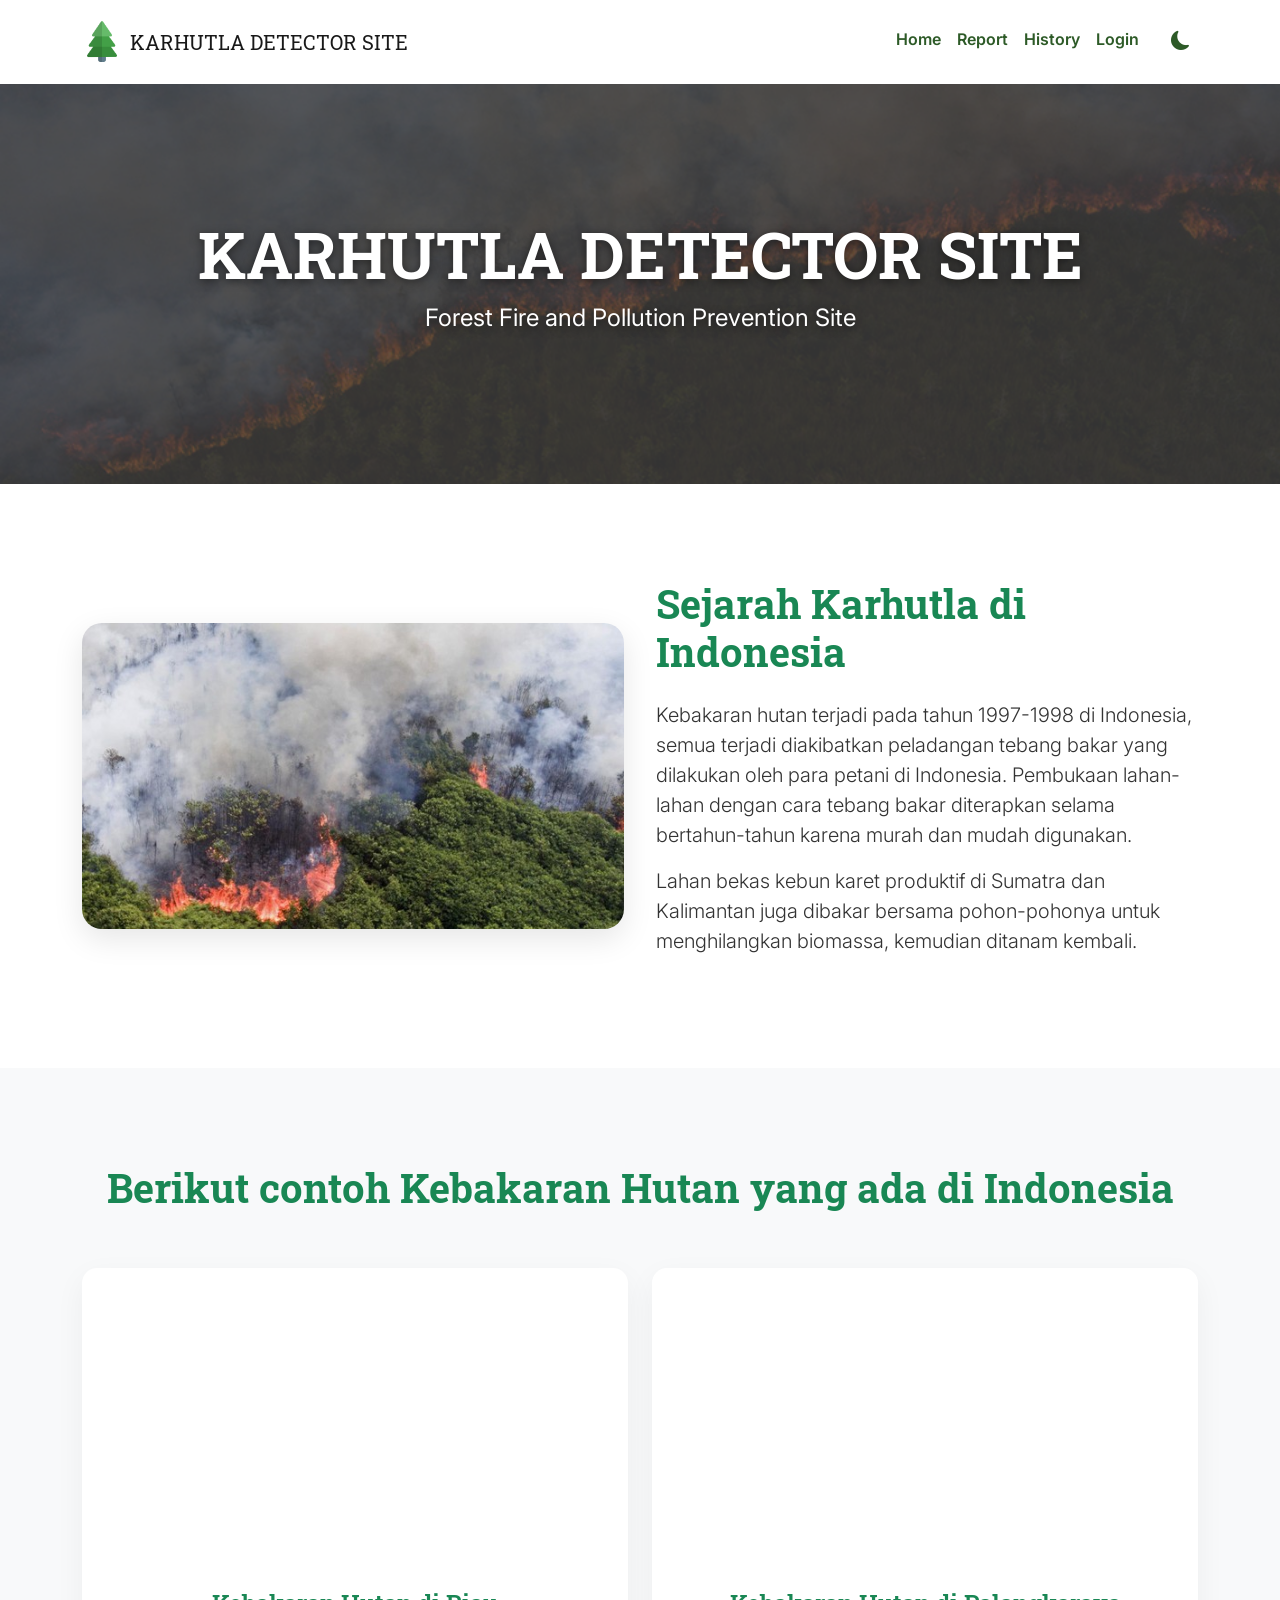
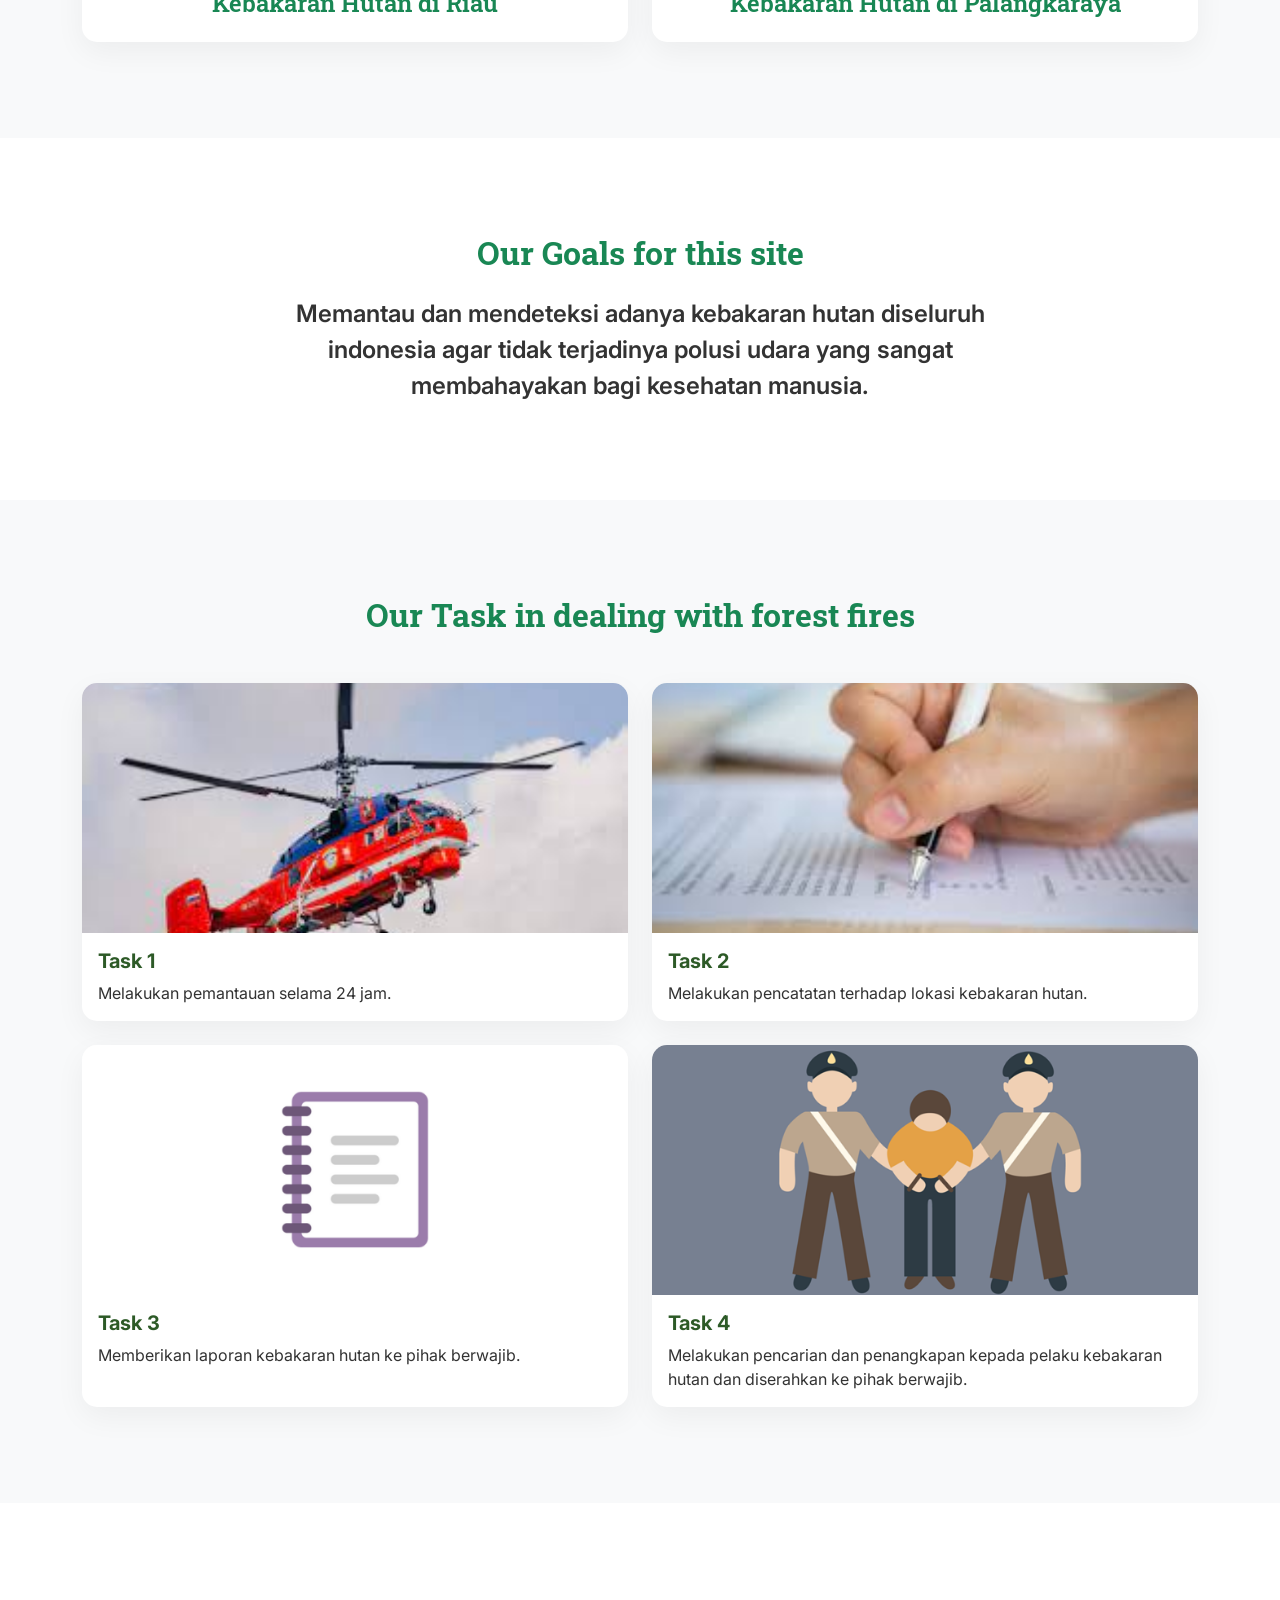
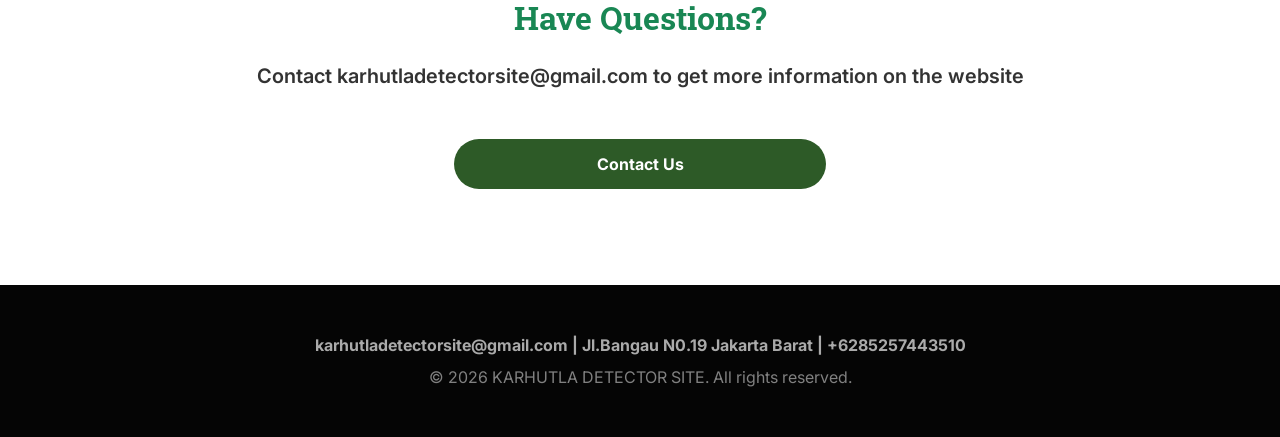
<file: index.html>
<!DOCTYPE html>
<html lang="en">
    <head>
        <meta charset="utf-8" />
        <meta name="viewport" content="width=device-width, initial-scale=1, shrink-to-fit=no" />
        <meta name="description" content="KARHUTLA DETECTOR SITE - Forest Fire and Pollution Prevention Site. Monitoring and detecting forest fires in Indonesia." />
        <meta name="author" content="KARHUTLA Team" />
        <title>KARHUTLA DETECTOR SITE</title>
        <!-- Favicon-->
        <link rel="icon" type="image/x-icon" href="assets/christmas-tree.png" />
        <!-- Core theme CSS (includes Bootstrap)-->
        <link href="css/styles.css" rel="stylesheet" />
        <!-- Custom Premium CSS -->
        <link href="css/custom.css" rel="stylesheet" />
        <!-- Bootstrap Icons -->
        <link rel="stylesheet" href="https://cdn.jsdelivr.net/npm/bootstrap-icons@1.10.5/font/bootstrap-icons.css">
    </head>
    <body>
        <!-- Responsive navbar-->
        <nav class="navbar navbar-expand-lg sticky-top">
            <div class="container">
                <a class="navbar-brand d-flex align-items-center" href="index.html">
                    <img src="assets/christmas-tree.png" alt="Logo" width="40" height="41" class="me-2">
                    KARHUTLA DETECTOR SITE
                </a>
                <button class="navbar-toggler" type="button" data-bs-toggle="collapse" data-bs-target="#navbarSupportedContent" aria-controls="navbarSupportedContent" aria-expanded="false" aria-label="Toggle navigation"><span class="navbar-toggler-icon"></span></button>
                <div class="collapse navbar-collapse" id="navbarSupportedContent">
                    <ul class="navbar-nav ms-auto mb-2 mb-lg-0">
                        <li class="nav-item"><a class="nav-link" href="index.html">Home</a></li>
                        <li class="nav-item"><a class="nav-link" href="report.html">Report</a></li>
                        <li class="nav-item"><a class="nav-link" href="history.html">History</a></li>
                        <li class="nav-item"><a class="nav-link" href="login.html">Login</a></li>
                        <li class="nav-item ms-lg-3">
                            <button id="theme-toggle" class="theme-toggle" aria-label="Toggle dark mode">
                                <i class="bi bi-moon-fill"></i>
                            </button>
                        </li>
                    </ul>
                </div>
            </div>
        </nav>

        <!-- Header -->
        <header class="py-5 bg-image-full" style="background-image: url('assets/KARHUTLA.png'); min-height: 400px; display: flex; align-items: center;">
            <div class="container text-center">
                <h1 class="display-3 fw-bolder">KARHUTLA DETECTOR SITE</h1>
                <p class="fs-4 italic">Forest Fire and Pollution Prevention Site</p>
            </div>
        </header>

        <!-- Content section-->
        <section class="py-5">
            <div class="container my-5">
                <div class="responsive-layout">
                    <img src="assets/kebakaran-lahan-gambut-di-desa-jungkal-1_169.jpeg" alt="Kebakaran Hutan" width="531" height="309">
                    <div class="text-content">
                        <h2 class="text-success fs-1 fw-bolder mb-4">Sejarah Karhutla di Indonesia</h2>
                        <p class="lead">Kebakaran hutan terjadi pada tahun 1997-1998 di Indonesia, semua terjadi diakibatkan peladangan tebang
                            bakar yang dilakukan oleh para petani di Indonesia. Pembukaan lahan-lahan dengan cara tebang bakar diterapkan selama
                            bertahun-tahun karena murah dan mudah digunakan.
                        </p>
                        <p class="lead">Lahan bekas kebun karet produktif di Sumatra dan Kalimantan juga dibakar bersama pohon-pohonya untuk
                            menghilangkan biomassa, kemudian ditanam kembali.
                        </p>
                    </div>
                </div>
            </div>
        </section>

        <!-- Video Section-->
        <section class="py-5 bg-light">
            <div class="container my-5">
                <div class="row justify-content-center mb-5">
                    <div class="col-lg-12">
                        <h2 class="text-center text-success fw-bolder fs-1">Berikut contoh Kebakaran Hutan yang ada di Indonesia</h2>
                    </div>
                </div>
                <div class="row g-4">
                    <div class="col-lg-6">
                        <div class="card h-100 p-3">
                            <div class="ratio ratio-16x9 mb-3 rounded overflow-hidden">
                                <iframe src="https://www.youtube.com/embed/qpAShUj5Jpo" title="Kebakaran Hutan di Riau" allowfullscreen></iframe>
                            </div>
                            <h3 class="text-center fw-semibold text-success h4">Kebakaran Hutan di Riau</h3>
                        </div>
                    </div>
                    <div class="col-lg-6">
                        <div class="card h-100 p-3">
                            <div class="ratio ratio-16x9 mb-3 rounded overflow-hidden">
                                <iframe src="https://www.youtube.com/embed/cccvtlO1Bw4" title="Kebakaran Hutan di Palangkaraya" allowfullscreen></iframe>
                            </div>
                            <h3 class="text-center fw-semibold text-success h4">Kebakaran Hutan di Palangkaraya</h3>
                        </div>
                    </div>
                </div>
            </div>
        </section>

        <!-- Goals Section -->
        <section class="py-5">
            <div class="container my-5">
                <h2 class="fw-bolder text-center text-success mb-4">Our Goals for this site</h2>
                <p class="fw-semibold text-center fs-4 mx-auto" style="max-width: 800px;">Memantau dan mendeteksi adanya kebakaran hutan diseluruh indonesia agar tidak terjadinya
                    polusi udara yang sangat membahayakan bagi kesehatan manusia.
                </p>
            </div>
        </section>

        <!-- Task Content Section -->
        <section class="py-5 bg-light">
            <div class="container my-5">
                <h2 class="fw-bolder text-center text-success mb-5">Our Task in dealing with forest fires</h2>
                <div class="row row-cols-1 row-cols-md-2 g-4">
                    <div class="col">
                      <div class="card h-100">
                        <img src="assets/Untitled.jpeg" class="card-img-top" alt="Task 1" style="height: 250px; object-fit: cover;">
                        <div class="card-body">
                          <h5 class="card-title fw-bolder">Task 1</h5>
                          <p class="card-text">Melakukan pemantauan selama 24 jam.</p>
                        </div>
                      </div>
                    </div>
                    <div class="col">
                      <div class="card h-100">
                        <img src="assets/images.jpeg" class="card-img-top" alt="Task 2" style="height: 250px; object-fit: cover;">
                        <div class="card-body">
                          <h5 class="card-title fw-bolder">Task 2</h5>
                          <p class="card-text">Melakukan pencatatan terhadap lokasi kebakaran hutan.</p>
                        </div>
                      </div>
                    </div>
                    <div class="col">
                      <div class="card h-100">
                        <img src="assets/Desain tanpa judul.png" class="card-img-top" alt="Task 3" style="height: 250px; object-fit: cover;">
                        <div class="card-body">
                          <h5 class="card-title fw-bolder">Task 3</h5>
                          <p class="card-text">Memberikan laporan kebakaran hutan ke pihak berwajib.</p>
                        </div>
                      </div>
                    </div>
                    <div class="col">
                      <div class="card h-100">
                        <img src="assets/ilustrasi-penangkapan-.png" class="card-img-top" alt="Task 4" style="height: 250px; object-fit: cover;">
                        <div class="card-body">
                          <h5 class="card-title fw-bolder">Task 4</h5>
                          <p class="card-text">Melakukan pencarian dan penangkapan kepada pelaku kebakaran hutan dan diserahkan ke pihak berwajib.</p>
                        </div>
                      </div>
                    </div>
                  </div>
            </div>
        </section>

        <!-- Contact Section -->
        <section class="py-5">
            <div class="container my-5 text-center">
                <h2 class="fw-bolder text-success mb-4">Have Questions?</h2>
                <p class="fw-semibold fs-5 mb-5">Contact karhutladetectorsite@gmail.com to get more information on the website</p>
                <div class="d-grid gap-2 col-md-4 mx-auto">
                    <a href="mailto:karhutladetectorsite@gmail.com" class="btn btn-success fw-bolder">Contact Us</a>
                </div>
            </div>
        </section>

        <!-- Footer-->
        <footer class="py-5 bg-image-full" style="background-image: url('assets/KARHUTLA.png')">
            <div class="container">
                <p class="m-0 text-center fw-bolder">karhutladetectorsite@gmail.com | Jl.Bangau N0.19 Jakarta Barat | +6285257443510</p>
                <p class="m-0 text-center mt-2 opacity-75">&copy; 2026 KARHUTLA DETECTOR SITE. All rights reserved.</p>
            </div>
        </footer>

        <!-- Bootstrap core JS-->
        <script src="https://cdn.jsdelivr.net/npm/bootstrap@5.2.3/dist/js/bootstrap.bundle.min.js"></script>
        <!-- Core theme JS-->
        <script src="js/scripts.js"></script>
        <!-- Dark Mode JS -->
        <script src="js/theme-toggle.js"></script>
    </body>
</html>
</file>
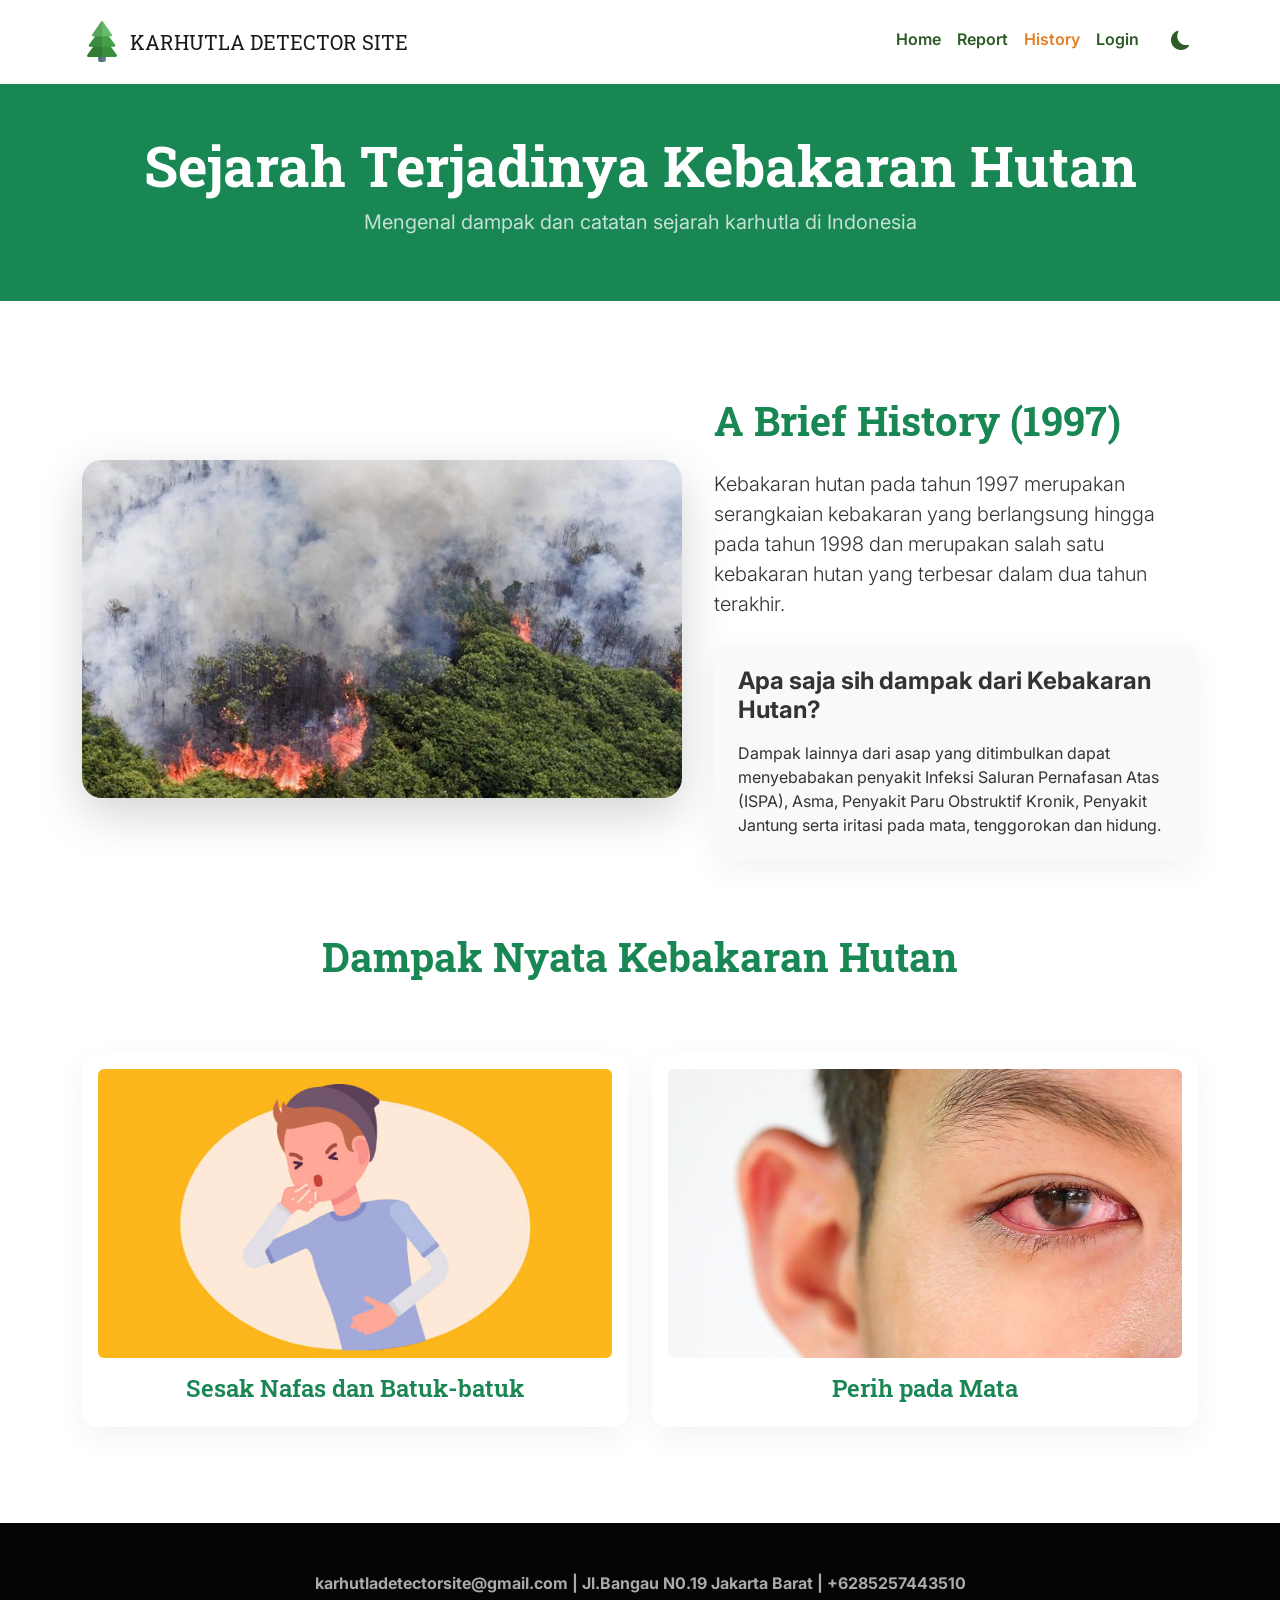
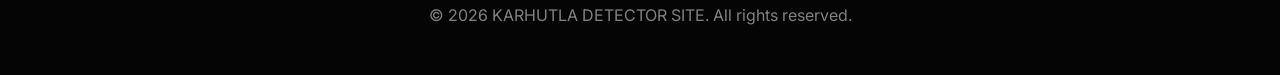
<file: history.html>
<!DOCTYPE html>
<html lang="en">
<head>
    <meta charset="utf-8" />
    <meta name="viewport" content="width=device-width, initial-scale=1, shrink-to-fit=no" />
    <meta name="description" content="History of forest fires in Indonesia - KARHUTLA DETECTOR SITE" />
    <meta name="author" content="KARHUTLA Team" />
    <title>History - KARHUTLA DETECTOR SITE</title>
    <!-- Favicon-->
    <link rel="icon" type="image/x-icon" href="assets/christmas-tree.png" />
    <!-- Core theme CSS (includes Bootstrap)-->
    <link href="css/styles.css" rel="stylesheet" />
    <!-- Custom Premium CSS -->
    <link href="css/custom.css" rel="stylesheet" />
    <!-- Bootstrap Icons -->
    <link rel="stylesheet" href="https://cdn.jsdelivr.net/npm/bootstrap-icons@1.10.5/font/bootstrap-icons.css">
</head>
<body>
    <!-- Responsive navbar-->
    <nav class="navbar navbar-expand-lg sticky-top">
        <div class="container">
            <a class="navbar-brand d-flex align-items-center" href="index.html">
                <img src="assets/christmas-tree.png" alt="Logo" width="40" height="41" class="me-2">
                KARHUTLA DETECTOR SITE
            </a>
            <button class="navbar-toggler" type="button" data-bs-toggle="collapse" data-bs-target="#navbarSupportedContent" aria-controls="navbarSupportedContent" aria-expanded="false" aria-label="Toggle navigation"><span class="navbar-toggler-icon"></span></button>
            <div class="collapse navbar-collapse" id="navbarSupportedContent">
                <ul class="navbar-nav ms-auto mb-2 mb-lg-0">
                    <li class="nav-item"><a class="nav-link" href="index.html">Home</a></li>
                    <li class="nav-item"><a class="nav-link" href="report.html">Report</a></li>
                    <li class="nav-item"><a class="nav-link active" aria-current="page" href="history.html">History</a></li>
                    <li class="nav-item"><a class="nav-link" href="login.html">Login</a></li>
                    <li class="nav-item ms-lg-3">
                        <button id="theme-toggle" class="theme-toggle" aria-label="Toggle dark mode">
                            <i class="bi bi-moon-fill"></i>
                        </button>
                    </li>
                </ul>
            </div>
        </div>
    </nav>

    <!-- History Header -->
    <section class="py-5 bg-success text-white">
        <div class="container text-center">
            <h1 class="fw-bolder display-4">Sejarah Terjadinya Kebakaran Hutan</h1>
            <p class="fs-5 opacity-75">Mengenal dampak dan catatan sejarah karhutla di Indonesia</p>
        </div>
    </section>

    <!-- History Content Section -->
    <section class="py-5">
        <div class="container my-5">
            <div class="responsive-layout mb-5">
                <img src="assets/kebakaran-lahan-gambut-di-desa-jungkal-1_169.jpeg" alt="Historical Fire" class="shadow-lg">
                <div class="text-content">
                    <h2 class="text-success fs-1 fw-bolder mb-4">A Brief History (1997)</h2>
                    <p class="lead">Kebakaran hutan pada tahun 1997 merupakan serangkaian kebakaran yang berlangsung hingga pada tahun 1998 dan merupakan salah satu kebakaran hutan yang terbesar dalam dua tahun terakhir.
                    </p>
                    <div class="card bg-light border-0 p-4 mt-4">
                        <h4 class="fw-bolder mb-3">Apa saja sih dampak dari Kebakaran Hutan?</h4>
                        <p class="mb-0">Dampak lainnya dari asap yang ditimbulkan dapat menyebabakan penyakit Infeksi Saluran Pernafasan Atas (ISPA), Asma, Penyakit Paru Obstruktif Kronik, Penyakit Jantung serta iritasi pada mata, tenggorokan dan hidung.</p>
                    </div>
                </div>
            </div>

            <div class="row g-4 mt-5">
                <div class="col-lg-12">
                    <h2 class="text-center text-success fw-bolder fs-1 mb-5">Dampak Nyata Kebakaran Hutan</h2>
                </div>
                <div class="col-lg-6">
                    <div class="card h-100 p-3">
                        <div class="ratio ratio-16x9 rounded overflow-hidden mb-3">
                            <img src="assets/alasan-pengidap-fibrosis-paru-perlu-pemeriksaan-spirometri.jpg" alt="Impact Respiratory" style="object-fit: cover;">
                        </div>
                        <h3 class="text-center fw-semibold text-success h4">Sesak Nafas dan Batuk-batuk</h3>
                    </div>
                </div>
                <div class="col-lg-6">
                    <div class="card h-100 p-3">
                        <div class="ratio ratio-16x9 rounded overflow-hidden mb-3">
                            <img src="assets/sakit-mata.jpg" alt="Impact Eye" style="object-fit: cover;">
                        </div>
                        <h3 class="text-center fw-semibold text-success h4">Perih pada Mata</h3>
                    </div>
                </div>
            </div>
        </div>
    </section>

    <!-- Footer-->
    <footer class="py-5 bg-image-full" style="background-image: url('assets/KARHUTLA.png')">
        <div class="container">
            <p class="m-0 text-center fw-bolder">karhutladetectorsite@gmail.com | Jl.Bangau N0.19 Jakarta Barat | +6285257443510</p>
            <p class="m-0 text-center mt-2 opacity-75">&copy; 2026 KARHUTLA DETECTOR SITE. All rights reserved.</p>
        </div>
    </footer>

    <!-- Bootstrap core JS-->
    <script src="https://cdn.jsdelivr.net/npm/bootstrap@5.2.3/dist/js/bootstrap.bundle.min.js"></script>
    <!-- Core theme JS-->
    <script src="js/scripts.js"></script>
    <!-- Dark Mode JS -->
    <script src="js/theme-toggle.js"></script>
</body>
</html>
</file>
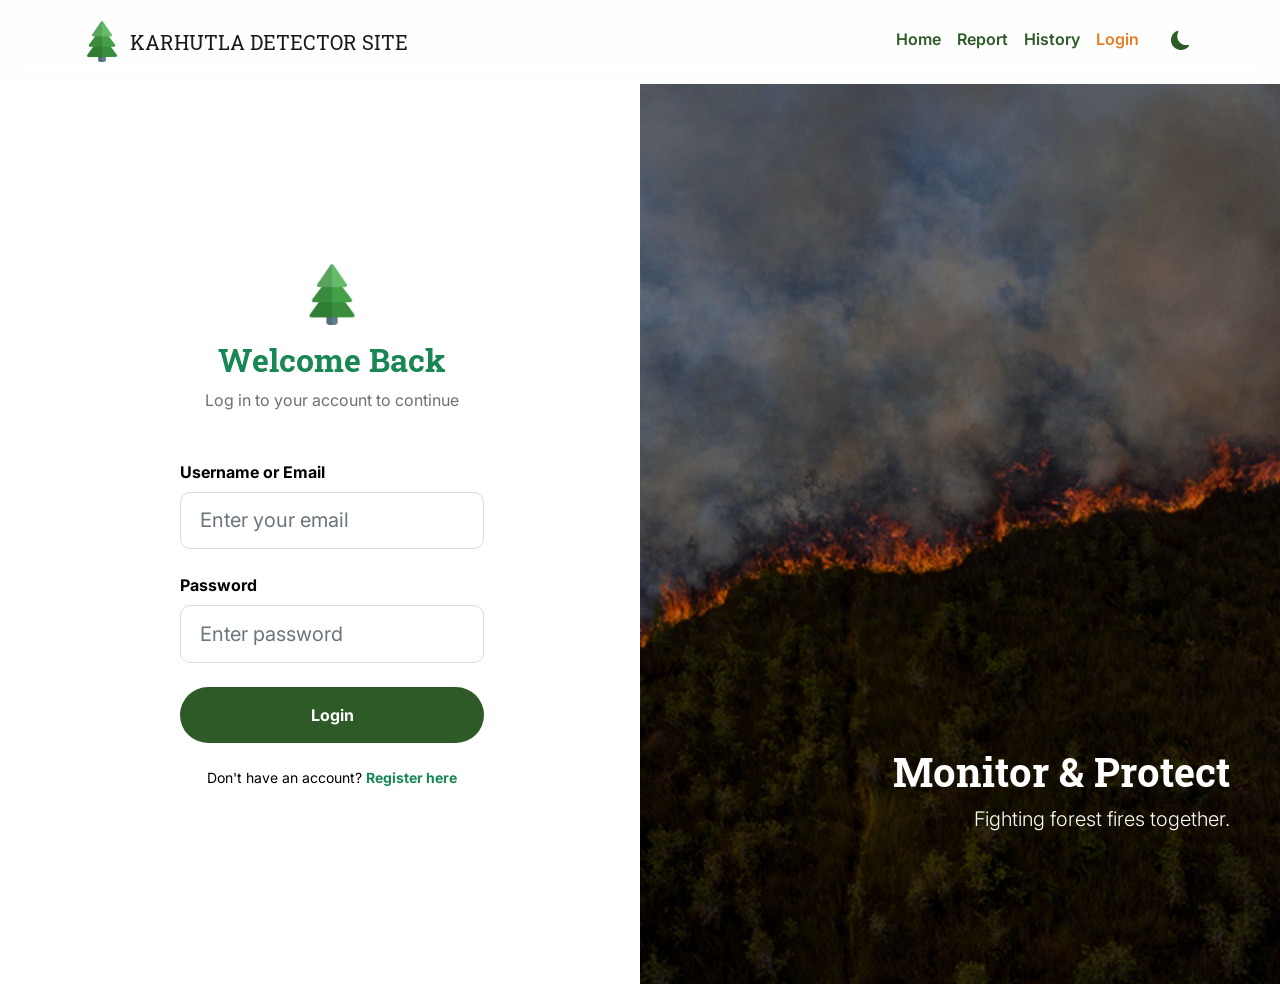
<file: login.html>
<!DOCTYPE html>
<html lang="en">
<head>
    <meta charset="utf-8" />
    <meta name="viewport" content="width=device-width, initial-scale=1, shrink-to-fit=no" />
    <meta name="description" content="Login to KARHUTLA DETECTOR SITE" />
    <meta name="author" content="KARHUTLA Team" />
    <title>Login - KARHUTLA DETECTOR SITE</title>
    <!-- Favicon-->
    <link rel="icon" type="image/x-icon" href="assets/christmas-tree.png" />
    <!-- Core theme CSS (includes Bootstrap)-->
    <link href="css/styles.css" rel="stylesheet" />
    <!-- Custom Premium CSS -->
    <link href="css/custom.css" rel="stylesheet" />
    <!-- Bootstrap Icons -->
    <link rel="stylesheet" href="https://cdn.jsdelivr.net/npm/bootstrap-icons@1.10.5/font/bootstrap-icons.css">
</head>
<body class="bg-light">
    <!-- Responsive navbar-->
    <nav class="navbar navbar-expand-lg sticky-top">
        <div class="container">
            <a class="navbar-brand d-flex align-items-center" href="index.html">
                <img src="assets/christmas-tree.png" alt="Logo" width="40" height="41" class="me-2">
                KARHUTLA DETECTOR SITE
            </a>
            <button class="navbar-toggler" type="button" data-bs-toggle="collapse" data-bs-target="#navbarSupportedContent" aria-controls="navbarSupportedContent" aria-expanded="false" aria-label="Toggle navigation"><span class="navbar-toggler-icon"></span></button>
            <div class="collapse navbar-collapse" id="navbarSupportedContent">
                <ul class="navbar-nav ms-auto mb-2 mb-lg-0">
                    <li class="nav-item"><a class="nav-link" href="index.html">Home</a></li>
                    <li class="nav-item"><a class="nav-link" href="report.html">Report</a></li>
                    <li class="nav-item"><a class="nav-link" href="history.html">History</a></li>
                    <li class="nav-item"><a class="nav-link active" aria-current="page" href="login.html">Login</a></li>
                    <li class="nav-item ms-lg-3">
                        <button id="theme-toggle" class="theme-toggle" aria-label="Toggle dark mode">
                            <i class="bi bi-moon-fill"></i>
                        </button>
                    </li>
                </ul>
            </div>
        </div>
    </nav>

   <!-- Login Content Section -->
   <section class="vh-100">
    <div class="container-fluid h-100">
      <div class="row h-100">
        <div class="col-sm-6 text-black d-flex align-items-center justify-content-center bg-white shadow-sm">
          <div class="px-5 ms-xl-4" style="width: 100%; max-width: 400px;">
            <form>
              <div class="text-center mb-5">
                <img src="assets/christmas-tree.png" alt="Logo" width="60" height="61" class="mb-3">
                <h2 class="fw-bolder text-success">Welcome Back</h2>
                <p class="text-muted">Log in to your account to continue</p>
              </div>

              <div class="form-outline mb-4">
                <label class="form-label fw-bold">Username or Email</label>
                <input type="email" class="form-control form-control-lg" placeholder="Enter your email">
              </div>
  
              <div class="form-outline mb-4">
                <label class="form-label fw-bold">Password</label>
                <input type="password" class="form-control form-control-lg" placeholder="Enter password">
              </div>
  
              <div class="d-grid gap-2 mb-4">
                <a href="index.html" class="btn btn-success fw-bolder py-3">Login</a>
              </div>
              
              <div class="text-center">
                <p class="small">Don't have an account? <a href="register.html" class="text-success fw-bold text-decoration-none">Register here</a></p>
              </div>
            </form>
          </div>
        </div>
        <div class="col-sm-6 px-0 d-none d-sm-block">
          <img src="assets/843849_1200.jpg" alt="Login image" class="w-100 h-100" style="object-fit: cover; filter: brightness(0.7);">
          <div style="position: absolute; bottom: 50px; right: 50px; color: white; text-align: right; z-index: 10;">
            <h1 class="fw-bold">Monitor & Protect</h1>
            <p class="lead">Fighting forest fires together.</p>
          </div>
        </div>
      </div>
    </div>
  </section>

    <!-- Bootstrap core JS-->
    <script src="https://cdn.jsdelivr.net/npm/bootstrap@5.2.3/dist/js/bootstrap.bundle.min.js"></script>
    <!-- Core theme JS-->
    <script src="js/scripts.js"></script>
    <!-- Dark Mode JS -->
    <script src="js/theme-toggle.js"></script>
</body>
</html>
</file>
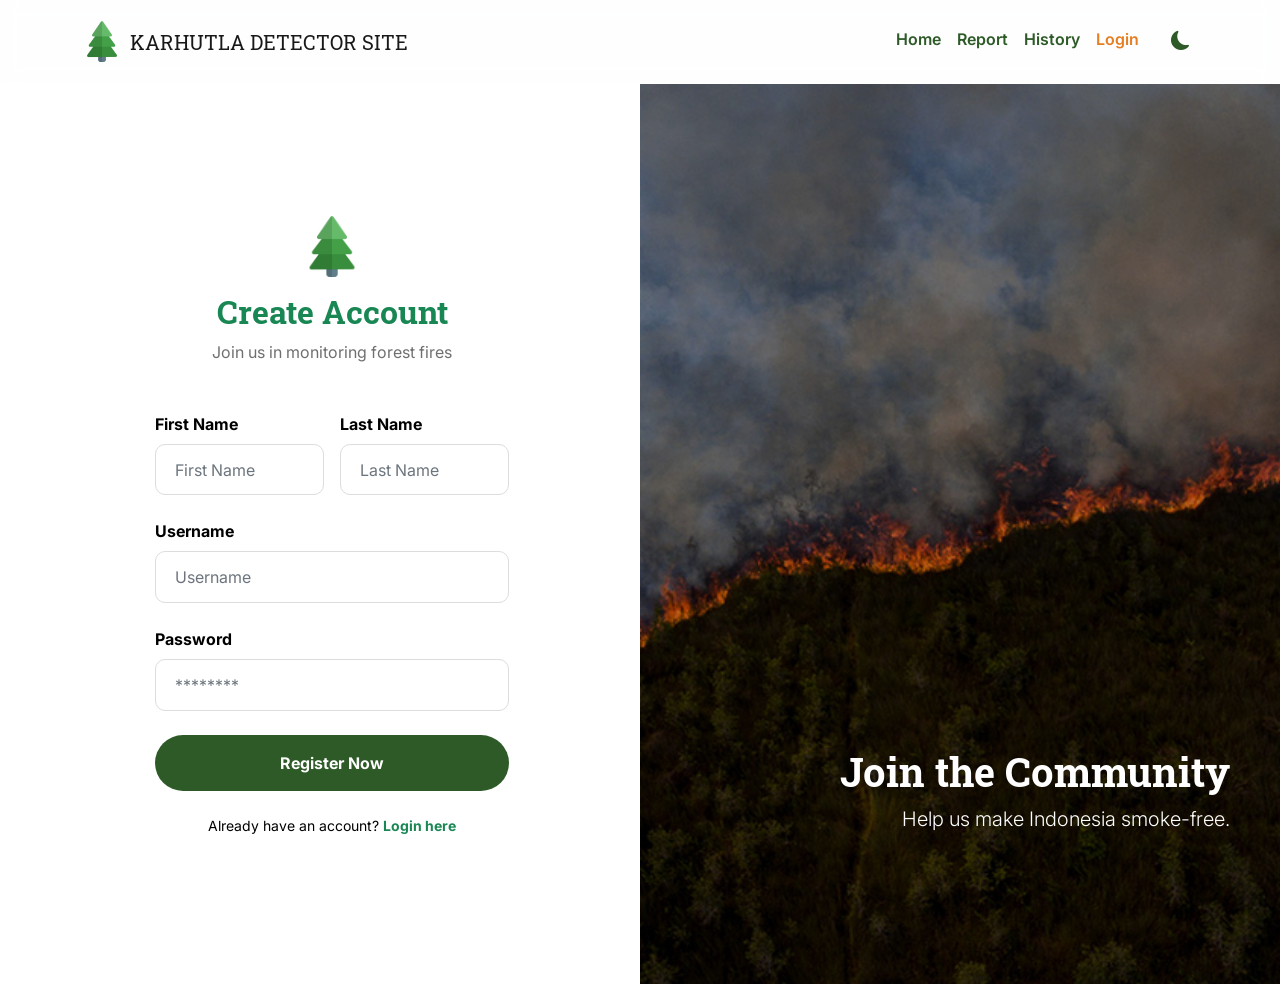
<file: register.html>
<!DOCTYPE html>
<html lang="en">
<head>
    <meta charset="utf-8" />
    <meta name="viewport" content="width=device-width, initial-scale=1, shrink-to-fit=no" />
    <meta name="description" content="Register to KARHUTLA DETECTOR SITE" />
    <meta name="author" content="KARHUTLA Team" />
    <title>Register - KARHUTLA DETECTOR SITE</title>
    <!-- Favicon-->
    <link rel="icon" type="image/x-icon" href="assets/christmas-tree.png" />
    <!-- Core theme CSS (includes Bootstrap)-->
    <link href="css/styles.css" rel="stylesheet" />
    <!-- Custom Premium CSS -->
    <link href="css/custom.css" rel="stylesheet" />
    <!-- Bootstrap Icons -->
    <link rel="stylesheet" href="https://cdn.jsdelivr.net/npm/bootstrap-icons@1.10.5/font/bootstrap-icons.css">
</head>
<body class="bg-light">
    <!-- Responsive navbar-->
    <nav class="navbar navbar-expand-lg sticky-top">
        <div class="container">
            <a class="navbar-brand d-flex align-items-center" href="index.html">
                <img src="assets/christmas-tree.png" alt="Logo" width="40" height="41" class="me-2">
                KARHUTLA DETECTOR SITE
            </a>
            <button class="navbar-toggler" type="button" data-bs-toggle="collapse" data-bs-target="#navbarSupportedContent" aria-controls="navbarSupportedContent" aria-expanded="false" aria-label="Toggle navigation"><span class="navbar-toggler-icon"></span></button>
            <div class="collapse navbar-collapse" id="navbarSupportedContent">
                <ul class="navbar-nav ms-auto mb-2 mb-lg-0">
                    <li class="nav-item"><a class="nav-link" href="index.html">Home</a></li>
                    <li class="nav-item"><a class="nav-link" href="report.html">Report</a></li>
                    <li class="nav-item"><a class="nav-link" href="history.html">History</a></li>
                    <li class="nav-item"><a class="nav-link active" aria-current="page" href="login.html">Login</a></li>
                    <li class="nav-item ms-lg-3">
                        <button id="theme-toggle" class="theme-toggle" aria-label="Toggle dark mode">
                            <i class="bi bi-moon-fill"></i>
                        </button>
                    </li>
                </ul>
            </div>
        </div>
    </nav>

  <section class="vh-100">
    <div class="container-fluid h-100">
      <div class="row h-100">
        <div class="col-sm-6 text-black d-flex align-items-center justify-content-center bg-white shadow-sm">
          <div class="px-5 ms-xl-4" style="width: 100%; max-width: 450px;">
            <form>
              <div class="text-center mb-5">
                <img src="assets/christmas-tree.png" alt="Logo" width="60" height="61" class="mb-3">
                <h2 class="fw-bolder text-success">Create Account</h2>
                <p class="text-muted">Join us in monitoring forest fires</p>
              </div>

              <div class="row g-3 mb-4">
                <div class="col-md-6">
                  <label class="form-label fw-bold">First Name</label>
                  <input type="text" class="form-control" placeholder="First Name">
                </div>
                <div class="col-md-6">
                  <label class="form-label fw-bold">Last Name</label>
                  <input type="text" class="form-control" placeholder="Last Name">
                </div>
              </div>

              <div class="form-outline mb-4">
                <label class="form-label fw-bold">Username</label>
                <input type="text" class="form-control" placeholder="Username">
              </div>
  
              <div class="form-outline mb-4">
                <label class="form-label fw-bold">Password</label>
                <input type="password" class="form-control" placeholder="********">
              </div>
  
              <div class="d-grid gap-2 mb-4">
                <a href="login.html" class="btn btn-success fw-bolder py-3">Register Now</a>
              </div>
              
              <div class="text-center">
                <p class="small">Already have an account? <a href="login.html" class="text-success fw-bold text-decoration-none">Login here</a></p>
              </div>
            </form>
          </div>
        </div>
        <div class="col-sm-6 px-0 d-none d-sm-block">
          <img src="assets/843849_1200.jpg" alt="Register image" class="w-100 h-100" style="object-fit: cover; filter: brightness(0.7);">
          <div style="position: absolute; bottom: 50px; right: 50px; color: white; text-align: right; z-index: 10;">
            <h1 class="fw-bold">Join the Community</h1>
            <p class="lead">Help us make Indonesia smoke-free.</p>
          </div>
        </div>
      </div>
    </div>
  </section>

    <!-- Bootstrap core JS-->
    <script src="https://cdn.jsdelivr.net/npm/bootstrap@5.2.3/dist/js/bootstrap.bundle.min.js"></script>
    <!-- Core theme JS-->
    <script src="js/scripts.js"></script>
    <!-- Dark Mode JS -->
    <script src="js/theme-toggle.js"></script>
</body>
</html>
</file>
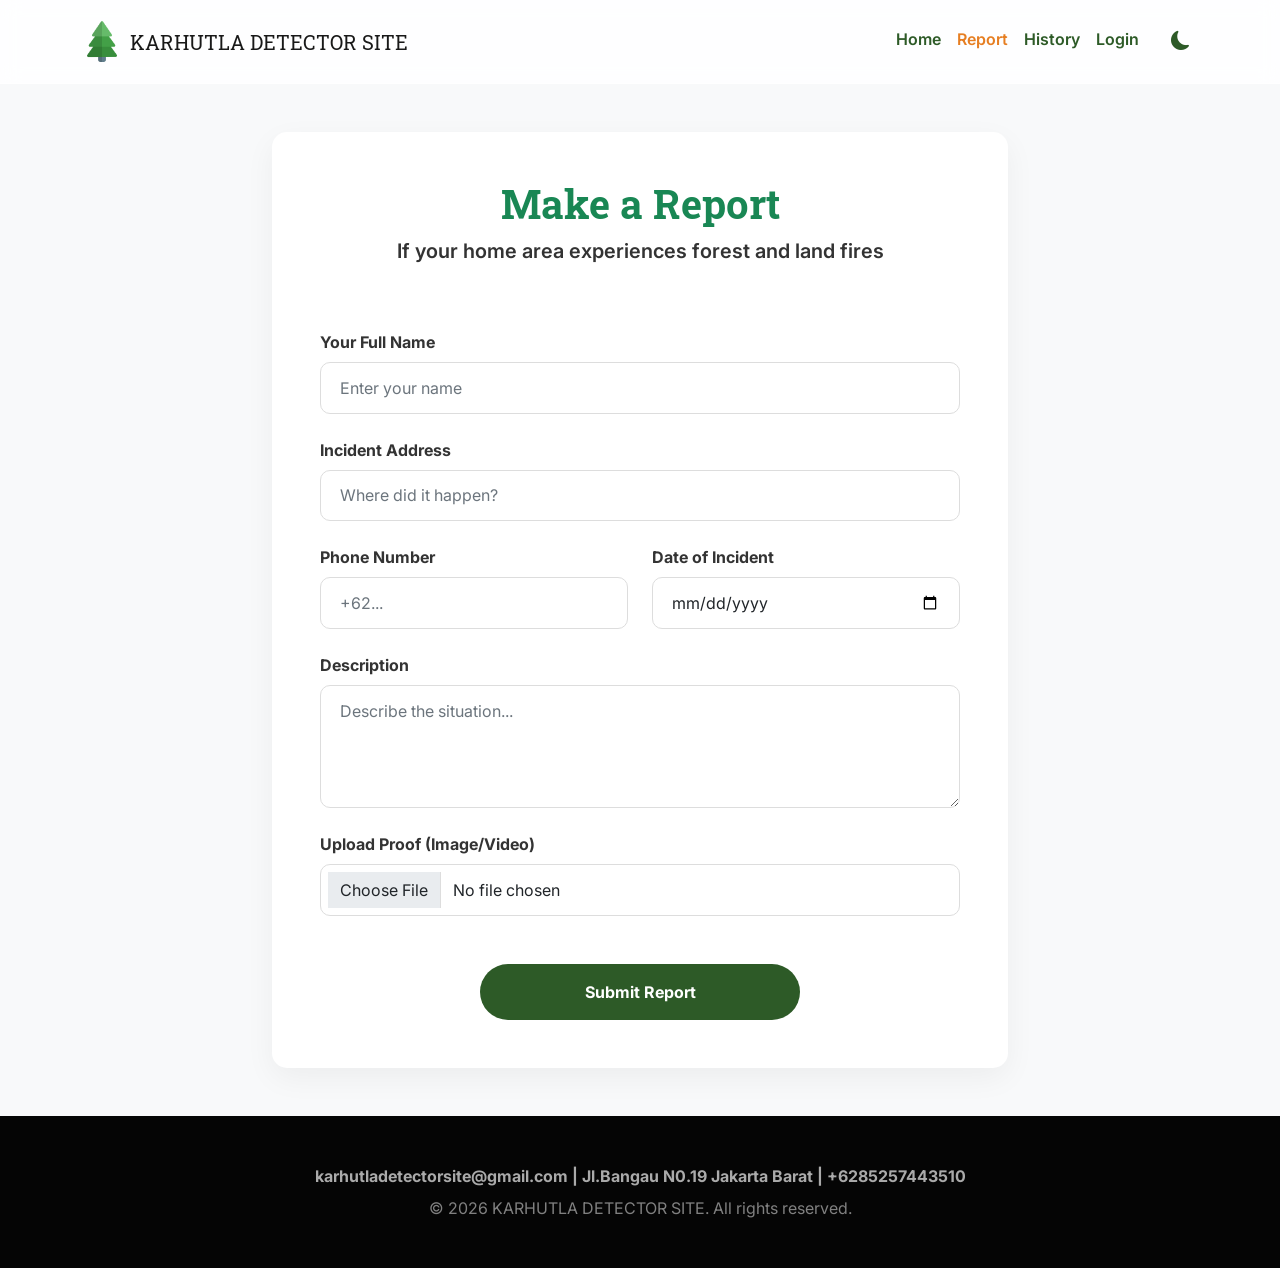
<file: report.html>
<!DOCTYPE html>
<html lang="en">
    <head>
        <meta charset="utf-8" />
        <meta name="viewport" content="width=device-width, initial-scale=1, shrink-to-fit=no" />
        <meta name="description" content="Report forest fires - KARHUTLA DETECTOR SITE" />
        <meta name="author" content="KARHUTLA Team" />
        <title>Report - KARHUTLA DETECTOR SITE</title>
        <!-- Favicon-->
        <link rel="icon" type="image/x-icon" href="assets/christmas-tree.png" />
        <!-- Core theme CSS (includes Bootstrap)-->
        <link href="css/styles.css" rel="stylesheet" />
        <!-- Custom Premium CSS -->
        <link href="css/custom.css" rel="stylesheet" />
        <!-- Bootstrap Icons -->
        <link rel="stylesheet" href="https://cdn.jsdelivr.net/npm/bootstrap-icons@1.10.5/font/bootstrap-icons.css">
    </head>
<body class="bg-light">
    <!-- Responsive navbar-->
    <nav class="navbar navbar-expand-lg sticky-top">
        <div class="container">
            <a class="navbar-brand d-flex align-items-center" href="index.html">
                <img src="assets/christmas-tree.png" alt="Logo" width="40" height="41" class="me-2">
                KARHUTLA DETECTOR SITE
            </a>
            <button class="navbar-toggler" type="button" data-bs-toggle="collapse" data-bs-target="#navbarSupportedContent" aria-controls="navbarSupportedContent" aria-expanded="false" aria-label="Toggle navigation"><span class="navbar-toggler-icon"></span></button>
            <div class="collapse navbar-collapse" id="navbarSupportedContent">
                <ul class="navbar-nav ms-auto mb-2 mb-lg-0">
                    <li class="nav-item"><a class="nav-link" href="index.html">Home</a></li>
                    <li class="nav-item"><a class="nav-link active" aria-current="page" href="report.html">Report</a></li>
                    <li class="nav-item"><a class="nav-link" href="history.html">History</a></li>
                    <li class="nav-item"><a class="nav-link" href="login.html">Login</a></li>
                    <li class="nav-item ms-lg-3">
                        <button id="theme-toggle" class="theme-toggle" aria-label="Toggle dark mode">
                            <i class="bi bi-moon-fill"></i>
                        </button>
                    </li>
                </ul>
            </div>
        </div>
    </nav>

    <!-- Form Section -->
    <section class="py-5">
        <div class="container">
            <div class="row justify-content-center">
                <div class="col-lg-8">
                    <div class="card p-4 p-md-5">
                        <div class="text-center mb-5">
                            <h1 class="fw-bolder text-success">Make a Report</h1> 
                            <p class="lead fw-semibold">If your home area experiences forest and land fires</p> 
                        </div>
                        
                        <form id="report-form">
                            <div class="row g-4">
                                <div class="col-md-12">
                                    <div class="form-group">
                                        <label class="form-label fw-bold">Your Full Name</label>
                                        <input type="text" name="name" class="form-control" placeholder="Enter your name" required>
                                    </div>
                                </div>
                                <div class="col-md-12">
                                    <div class="form-group">
                                        <label class="form-label fw-bold">Incident Address</label>
                                        <input type="text" name="address" class="form-control" placeholder="Where did it happen?" required>
                                    </div>
                                </div>
                                <div class="col-md-6">
                                    <div class="form-group">
                                        <label class="form-label fw-bold">Phone Number</label>
                                        <input type="tel" name="phone" class="form-control" placeholder="+62..." required>
                                    </div>
                                </div>
                                <div class="col-md-6">
                                    <div class="form-group">
                                        <label class="form-label fw-bold">Date of Incident</label>
                                        <input type="date" name="date" class="form-control" required>
                                    </div>
                                </div>
                                <div class="col-md-12">
                                    <div class="form-group">
                                        <label class="form-label fw-bold">Description</label>
                                        <textarea name="message" class="form-control" placeholder="Describe the situation..." rows="4" required></textarea>
                                    </div>
                                </div>
                                <div class="col-md-12">
                                    <div class="form-group">
                                        <label class="form-label fw-bold">Upload Proof (Image/Video)</label>
                                        <input type="file" name="file" class="form-control" accept="image/*,video/*" required>
                                    </div>
                                </div>
                                <div class="col-md-12 mt-5">
                                    <div class="d-grid gap-2 col-md-6 mx-auto">
                                        <button type="submit" class="btn btn-success fw-bolder py-3">Submit Report</button>
                                    </div>
                                </div>
                            </div>
                        </form>

                        <!-- Success Message (Hidden by default) -->
                        <div id="success-alert" class="alert alert-success mt-4 d-none" role="alert">
                            <h4 class="alert-heading">Report Sent Successfully!</h4>
                            <p>Thank you for your report. Our team will verify the information and take action immediately.</p>
                            <hr>
                            <p class="mb-0">You will be redirected to the home page in 3 seconds.</p>
                        </div>
                    </div>
                </div>
            </div>
        </div>
    </section>

    <!-- Footer-->
    <footer class="py-5 bg-image-full" style="background-image: url('assets/KARHUTLA.png')">
        <div class="container">
            <p class="m-0 text-center fw-bolder">karhutladetectorsite@gmail.com | Jl.Bangau N0.19 Jakarta Barat | +6285257443510</p>
            <p class="m-0 text-center mt-2 opacity-75">&copy; 2026 KARHUTLA DETECTOR SITE. All rights reserved.</p>
        </div>
    </footer>

    <!-- Bootstrap core JS-->
    <script src="https://cdn.jsdelivr.net/npm/bootstrap@5.2.3/dist/js/bootstrap.bundle.min.js"></script>
    <!-- Dark Mode JS -->
    <script src="js/theme-toggle.js"></script>
    
    <script>
        document.getElementById('report-form').addEventListener('submit', function(e) {
            e.preventDefault();
            // Show success message
            document.getElementById('report-form').classList.add('d-none');
            document.getElementById('success-alert').classList.remove('d-none');
            
            // Redirect after 3 seconds
            setTimeout(function() {
                window.location.href = 'index.html';
            }, 3000);
        });
    </script>
</body>
</html>
</file>
<file: css/custom.css>
/* Custom Premium Design System for KARHUTLA */
@import url('https://fonts.googleapis.com/css2?family=Inter:wght@300;400;600;800&family=Roboto+Slab:wght@400;700&display=swap');

:root {
    --primary-green: #2d5a27;
    --accent-orange: #e67e22;
    --glass-bg: rgba(255, 255, 255, 0.85);
    --glass-border: rgba(255, 255, 255, 0.3);
    --dark-overlay: rgba(0, 0, 0, 0.6);
    --bg-color: #ffffff;
    --text-color: #333333;
    --card-bg: #ffffff;
    --light-bg: #f8f9fa;
}

[data-theme='dark'] {
    --primary-green: #4caf50;
    --accent-orange: #ff9800;
    --glass-bg: rgba(30, 30, 30, 0.85);
    --glass-border: rgba(255, 255, 255, 0.1);
    --bg-color: #121212;
    --text-color: #e0e0e0;
    --card-bg: #1e1e1e;
    --light-bg: #1a1a1a;
}

body {
    font-family: 'Inter', sans-serif;
    color: var(--text-color);
    background-color: var(--bg-color);
    transition: background-color 0.3s ease, color 0.3s ease;
}

h1, h2, h3, .navbar-brand {
    font-family: 'Roboto Slab', serif;
}

/* Glassmorphism Navigation */
.navbar {
    background: var(--glass-bg) !important;
    backdrop-filter: blur(10px);
    border-bottom: 1px solid var(--glass-border);
    padding: 1rem 0;
    transition: all 0.3s ease;
}

.nav-link {
    font-weight: 600;
    color: var(--primary-green) !important;
    transition: color 0.3s ease;
}

.nav-link:hover, .nav-link.active {
    color: var(--accent-orange) !important;
}

/* Hero Section with Overlay */
header.bg-image-full {
    position: relative;
    overflow: hidden;
}

header.bg-image-full::before {
    content: '';
    position: absolute;
    top: 0;
    left: 0;
    right: 0;
    bottom: 0;
    background: var(--dark-overlay);
    z-index: 1;
}

header.bg-image-full .text-center {
    position: relative;
    z-index: 2;
}

header.bg-image-full h1, header.bg-image-full p {
    color: #fff !important;
    text-shadow: 0 2px 10px rgba(0,0,0,0.5);
}

/* Premium Cards */
.card {
    border: none;
    border-radius: 15px;
    overflow: hidden;
    background-color: var(--card-bg);
    box-shadow: 0 10px 30px rgba(0,0,0,0.05);
    transition: all 0.4s cubic-bezier(0.175, 0.885, 0.32, 1.275);
}

.card:hover {
    transform: translateY(-10px);
    box-shadow: 0 15px 40px rgba(0,0,0,0.15);
}

.card-title {
    color: var(--primary-green);
}

/* Modern Buttons */
.btn-success {
    background-color: var(--primary-green);
    border: none;
    padding: 0.8rem 2rem;
    border-radius: 50px;
    transition: all 0.3s ease;
}

.btn-success:hover {
    background-color: #1e3d1a;
    transform: scale(1.05);
    box-shadow: 0 5px 15px rgba(45, 90, 39, 0.4);
}

/* Form Styles */
.form-control {
    border-radius: 10px;
    padding: 0.8rem 1.2rem;
    border: 1px solid #ddd;
    transition: all 0.3s ease;
}

.form-control:focus {
    border-color: var(--primary-green);
    box-shadow: 0 0 0 0.25rem rgba(45, 90, 39, 0.25);
}

/* Responsive Image layout */
.responsive-layout {
    display: flex;
    flex-wrap: wrap;
    align-items: center;
    gap: 2rem;
}

.responsive-layout img {
    flex: 1 1 400px;
    max-width: 100%;
    height: auto;
    border-radius: 20px;
    box-shadow: 0 10px 30px rgba(0,0,0,0.1);
}

.responsive-layout .text-content {
    flex: 1 1 400px;
}

/* Footer Styling */
footer {
    position: relative;
    background: #1a1a1a !important;
}

footer::before {
    content: '';
    position: absolute;
    top: 0;
    left: 0;
    right: 0;
    bottom: 0;
    background: rgba(0,0,0,0.8);
    z-index: 1;
}

footer .container {
    position: relative;
    z-index: 2;
    color: #aaa !important;
}

.bg-light {
    background-color: var(--light-bg) !important;
}

.text-muted {
    color: var(--text-color) !important;
    opacity: 0.7;
}

/* Theme Toggle Button Styles */
.theme-toggle {
    background: none;
    border: none;
    color: var(--primary-green);
    font-size: 1.2rem;
    cursor: pointer;
    padding: 0.5rem;
    display: flex;
    align-items: center;
    justify-content: center;
    transition: transform 0.3s ease;
}

.theme-toggle:hover {
    transform: rotate(15deg) scale(1.1);
}

[data-theme='dark'] .theme-toggle {
    color: var(--accent-orange);
}
</file>
